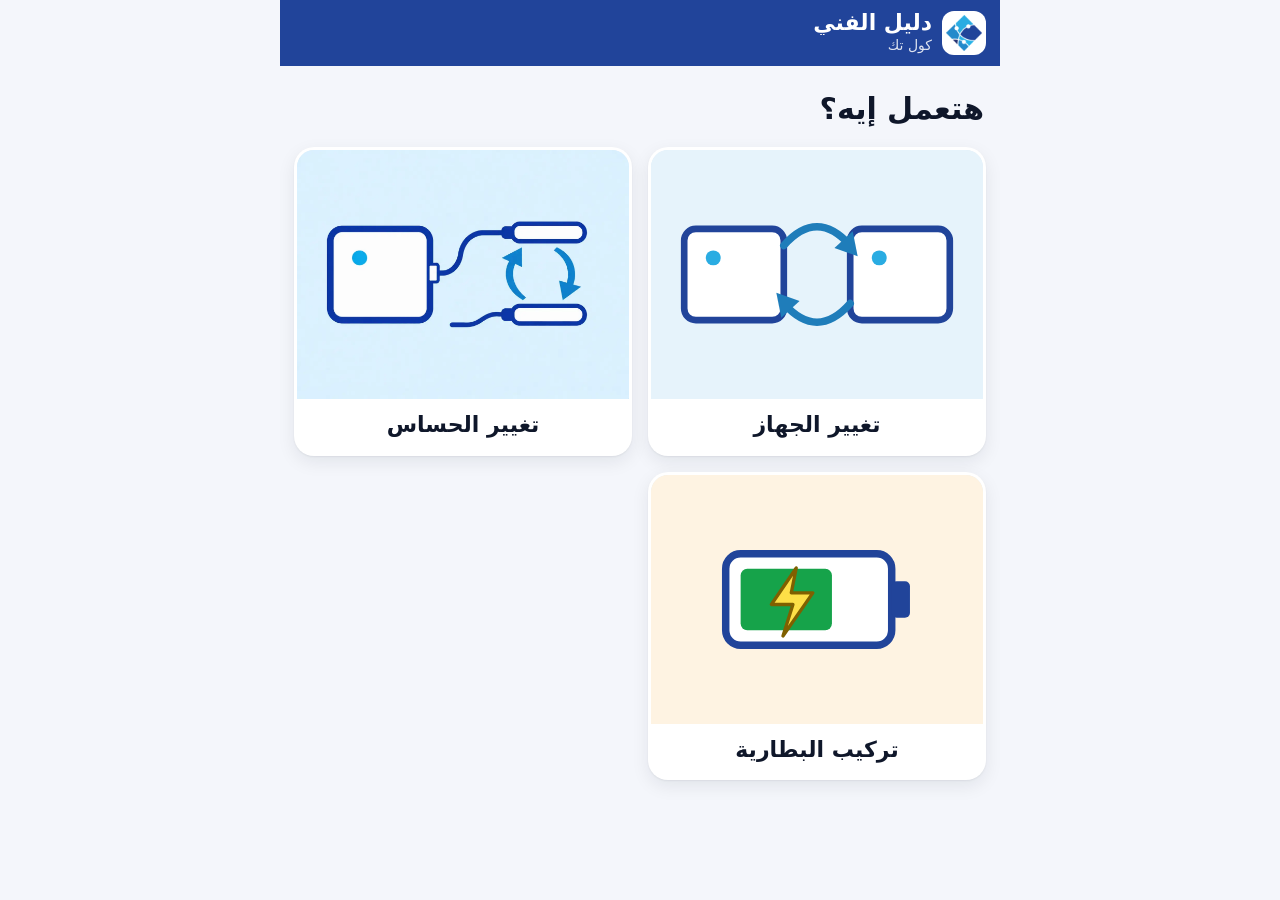
<file: index.html>
<!doctype html>
<html lang="ar" dir="rtl">
<head>
  <meta charset="utf-8">
  <meta name="viewport" content="width=device-width, initial-scale=1, viewport-fit=cover">
  <meta name="theme-color" content="#21449A">
  <meta name="description" content="دليل الفني لأجهزة كول تك: خطوة بخطوة بالصور والصوت">
  <title>دليل الفني · كول تك</title>
  <link rel="manifest" href="manifest.webmanifest">
  <link rel="icon" href="assets/icons/favicon-48.png" type="image/png">
  <link rel="apple-touch-icon" href="assets/icons/apple-touch-icon.png">
  <link rel="stylesheet" href="assets/style.css">
</head>
<body>
  <header class="top" id="top"></header>
  <div class="note-bar" id="noteBar" hidden></div>
  <main id="main" class="main">
    <div class="loading"><img src="assets/icons/mark-96.png" alt=""><div class="spinner"></div></div>
  </main>
  <nav class="step-nav" id="stepNav" hidden></nav>
  <div class="zoom" id="zoom" hidden></div>
  <script src="assets/app.js"></script>
</body>
</html>
</file>
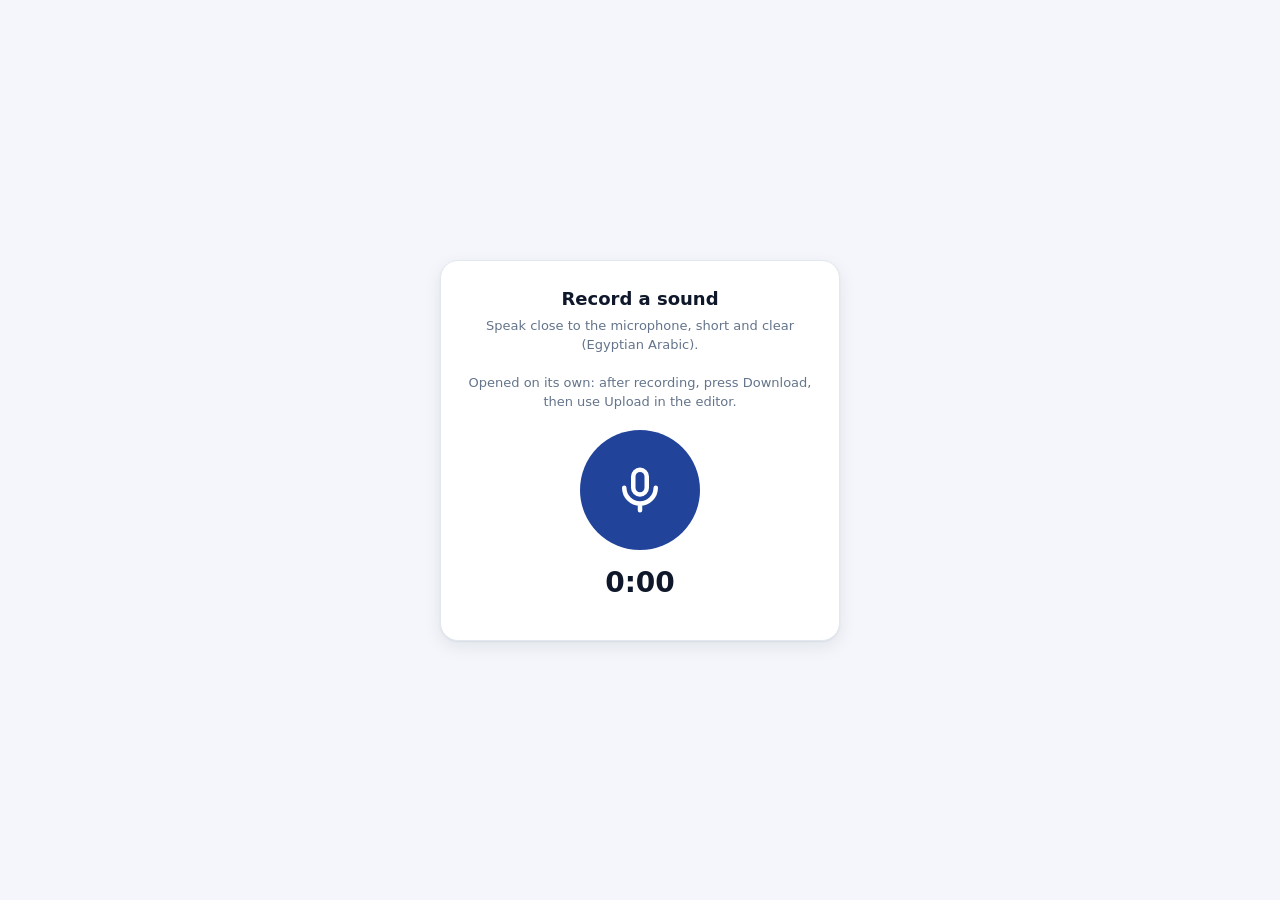
<file: tools/recorder.html>
<!doctype html>
<html lang="en">
<head>
  <meta charset="utf-8">
  <meta name="viewport" content="width=device-width, initial-scale=1">
  <meta name="robots" content="noindex">
  <title>Record a sound · Field Guide</title>
  <style>
    :root { --brand: #21449A; --red: #B91C1C; --green: #15803D; --ink: #0F172A; --muted: #64748B; --line: #E2E8F0; --bg: #F4F6FB; }
    * { box-sizing: border-box; }
    body { margin: 0; min-height: 100vh; display: grid; place-items: center; background: var(--bg); color: var(--ink);
      font: 15px/1.5 system-ui, "Segoe UI", Roboto, Arial, sans-serif; }
    .box { width: min(400px, calc(100vw - 32px)); background: #fff; border: 1px solid var(--line); border-radius: 18px; padding: 24px; text-align: center;
      box-shadow: 0 1px 2px rgba(15, 23, 42, .06), 0 6px 18px rgba(15, 23, 42, .08); }
    h1 { font-size: 18px; margin: 0 0 4px; }
    p { margin: 0 0 18px; color: var(--muted); font-size: 13px; }
    .big { width: 120px; height: 120px; border-radius: 50%; border: 0; background: var(--brand); color: #fff; cursor: pointer;
      display: grid; place-items: center; margin: 0 auto 12px; }
    .big svg { width: 54px; height: 54px; }
    .big.on { background: var(--red); animation: pulse 1.2s infinite; }
    @keyframes pulse { 50% { box-shadow: 0 0 0 14px rgba(185, 28, 28, 0); } 0%, 100% { box-shadow: 0 0 0 0 rgba(185, 28, 28, .45); } }
    .time { font-size: 28px; font-weight: 800; font-variant-numeric: tabular-nums; margin-bottom: 12px; }
    audio { width: 100%; margin: 6px 0 14px; }
    .row { display: flex; gap: 8px; }
    .btn { flex: 1; height: 44px; border-radius: 10px; border: 1px solid var(--line); background: #fff; font: inherit; font-weight: 700; cursor: pointer; }
    .btn.primary { background: var(--green); border-color: var(--green); color: #fff; }
    .err { background: #FDECEC; color: var(--red); border-radius: 10px; padding: 10px 12px; font-size: 13px; text-align: left; }
    [hidden] { display: none !important; }
  </style>
</head>
<body>
  <div class="box">
    <h1>Record a sound</h1>
    <p>Speak close to the microphone, short and clear (Egyptian Arabic).</p>
    <p id="hint" hidden>Opened on its own: after recording, press Download, then use Upload in the editor.</p>
    <div id="err" class="err" hidden></div>
    <div id="recUi">
      <button class="big" id="recBtn" aria-label="Record"></button>
      <div class="time" id="time">0:00</div>
    </div>
    <div id="doneUi" hidden>
      <audio id="play" controls></audio>
      <div class="row"><button class="btn" id="again">Record again</button><button class="btn primary" id="use">Use this sound</button><a class="btn primary" id="save" download="recording" hidden style="display:grid;place-items:center;text-decoration:none">Download</a></div>
    </div>
  </div>
  <script>
  (function () {
    'use strict';
    // Opened by the Field Guide Editor (Google Apps Script). The finished sound goes back to the
    // editor window only, and only when it is a Google Apps Script page.
    const MIC = '<svg viewBox="0 0 24 24" fill="none" stroke="currentColor" stroke-width="2" stroke-linecap="round" stroke-linejoin="round"><rect x="9" y="3" width="6" height="11" rx="3"/><path d="M5 11a7 7 0 0 0 14 0M12 18v3"/></svg>';
    const STOP = '<svg viewBox="0 0 24 24" fill="currentColor"><rect x="6" y="6" width="12" height="12" rx="2"/></svg>';
    const MAX_SECONDS = 120;
    const $ = id => document.getElementById(id);
    const target = new URLSearchParams(location.search).get('o') || '';
    const okTarget = /^https:\/\/[a-z0-9-]+\.googleusercontent\.com$/.test(target);
    let rec = null, stream = null, chunks = [], started = 0, timer = null, blob = null;

    function fail(msg) { $('err').textContent = msg; $('err').hidden = false; }
    // Without a link back to the editor the sound can still be downloaded and uploaded there.
    const linked = !!window.opener && okTarget;
    if (!linked) { $('use').hidden = true; $('save').hidden = false; $('hint').hidden = false; }
    $('recBtn').innerHTML = MIC;

    async function start() {
      try {
        stream = await navigator.mediaDevices.getUserMedia({ audio: { echoCancellation: true, noiseSuppression: true } });
      } catch (e) {
        fail('The microphone is blocked. Click the lock icon next to the address, allow the microphone, then try again.');
        return;
      }
      const mime = ['audio/webm;codecs=opus', 'audio/ogg;codecs=opus', 'audio/mp4'].find(m => window.MediaRecorder && MediaRecorder.isTypeSupported(m));
      if (!mime) { fail('This browser cannot record. Use Chrome or Edge.'); stream.getTracks().forEach(t => t.stop()); return; }
      chunks = [];
      rec = new MediaRecorder(stream, { mimeType: mime, audioBitsPerSecond: 32000 });
      rec.ondataavailable = e => { if (e.data.size) chunks.push(e.data); };
      rec.onstop = () => {
        stream.getTracks().forEach(t => t.stop());
        clearInterval(timer);
        $('recBtn').classList.remove('on'); $('recBtn').innerHTML = MIC;
        blob = new Blob(chunks, { type: mime.split(';')[0] });
        if (blob.size < 1500) { fail('The recording is empty. Try again.'); return; }
        $('play').src = URL.createObjectURL(blob);
        $('save').href = $('play').src;
        $('save').download = 'recording.' + (blob.type.indexOf('mp4') !== -1 ? 'm4a' : blob.type.indexOf('ogg') !== -1 ? 'ogg' : 'weba');
        $('recUi').hidden = true; $('doneUi').hidden = false;
      };
      rec.start();
      started = Date.now();
      $('err').hidden = true;
      $('recBtn').classList.add('on'); $('recBtn').innerHTML = STOP;
      timer = setInterval(() => {
        const s = Math.floor((Date.now() - started) / 1000);
        $('time').textContent = Math.floor(s / 60) + ':' + String(s % 60).padStart(2, '0');
        if (s >= MAX_SECONDS) rec.stop();
      }, 250);
    }

    let starting = false;   // a second tap while the microphone permission is asked would open two streams
    $('recBtn').onclick = async () => {
      if (rec && rec.state === 'recording') { rec.stop(); return; }
      if (starting) return;
      starting = true;
      try { await start(); } finally { starting = false; }
    };
    $('again').onclick = () => { blob = null; $('doneUi').hidden = true; $('recUi').hidden = false; $('time').textContent = '0:00'; start(); };
    $('use').onclick = () => {
      if (!blob) return;
      if (!window.opener || window.opener.closed || !okTarget) { fail('The editor window was closed. Open the recorder again from the editor.'); return; }
      window.opener.postMessage({ type: 'cft-recording', blob: blob }, target);
      window.close();
    };
  })();
  </script>
</body>
</html>
</file>
<file: assets/style.css>
/* CoolTeck Field Guide: big touch targets, few words, right-to-left Arabic. */
:root {
  --bg: #F4F6FB;
  --card: #FFFFFF;
  --ink: #0F172A;
  --muted: #64748B;
  --line: #E2E8F0;
  --brand: #21449A;
  --brand-2: #1F7DBA;
  --brand-soft: #E6F0FA;
  --go: #15803D;
  --go-soft: #E7F6EC;
  --warn: #B91C1C;
  --warn-soft: #FDECEC;
  --amber: #92400E;
  --amber-soft: #FEF3C7;
  --radius: 20px;
  --shadow: 0 1px 2px rgba(15, 23, 42, .06), 0 6px 18px rgba(15, 23, 42, .08);
  --nav-h: 96px;
}
* { box-sizing: border-box; -webkit-tap-highlight-color: transparent; }
[hidden] { display: none !important; }
html, body { margin: 0; }
body {
  background: var(--bg); color: var(--ink);
  font: 18px/1.5 system-ui, "Noto Sans Arabic", "Segoe UI", Tahoma, Arial, sans-serif;
  min-height: 100vh; min-height: 100dvh;
}
button { font: inherit; color: inherit; cursor: pointer; border: 0; background: none; padding: 0; }
a { color: inherit; text-decoration: none; }
img, video { display: block; max-width: 100%; }
svg { display: block; }

/* ---------- header ---------- */
.top {
  position: sticky; top: 0; z-index: 20;
  display: flex; align-items: center; gap: 10px;
  padding: calc(10px + env(safe-area-inset-top)) 14px 10px;
  background: var(--brand); color: #fff;
  max-width: 720px; margin: 0 auto;
}
.top .brand { display: flex; align-items: center; gap: 10px; flex: 1; min-width: 0; }
.top .brand img { width: 44px; height: 44px; border-radius: 12px; background: #fff; padding: 4px; flex: none; }
.top .brand .t { font-size: 22px; font-weight: 800; line-height: 1.15; white-space: nowrap; overflow: hidden; text-overflow: ellipsis; }
.top .brand .s { font-size: 14px; opacity: .85; }
.round {
  width: 56px; height: 56px; border-radius: 18px; flex: none;
  display: grid; place-items: center;
  background: rgba(255, 255, 255, .16); color: #fff;
}
.round svg { width: 30px; height: 30px; }
.round:active { transform: scale(.94); }

/* ---------- small status bars ---------- */
.note-bar {
  max-width: 720px; margin: 0 auto; padding: 8px 16px;
  display: flex; align-items: center; gap: 8px; font-size: 15px; font-weight: 600;
  background: var(--amber-soft); color: var(--amber);
}
.note-bar svg { width: 20px; height: 20px; flex: none; }

/* ---------- layout ---------- */
.main { max-width: 720px; margin: 0 auto; padding: 16px 14px 32px; }
.main.has-nav { padding-bottom: calc(var(--nav-h) + 24px + env(safe-area-inset-bottom)); }
.loading { display: grid; place-items: center; gap: 18px; padding: 25vh 0; }
.loading img { width: 72px; }
.spinner { width: 36px; height: 36px; border-radius: 50%; border: 4px solid var(--line); border-top-color: var(--brand); animation: spin .8s linear infinite; }
@keyframes spin { to { transform: rotate(360deg); } }

/* ---------- question line with its speaker ---------- */
.ask { display: flex; align-items: center; gap: 12px; margin: 4px 2px 16px; }
.ask h1 { margin: 0; font-size: 30px; font-weight: 800; flex: 1; }
.speak {
  width: 64px; height: 64px; border-radius: 50%; flex: none;
  display: grid; place-items: center;
  background: var(--brand); color: #fff; box-shadow: var(--shadow);
}
.speak svg { width: 32px; height: 32px; }
.speak.playing { background: var(--go); animation: pulse 1.2s infinite; }
@keyframes pulse { 0%, 100% { box-shadow: 0 0 0 0 rgba(21, 128, 61, .45); } 50% { box-shadow: 0 0 0 12px rgba(21, 128, 61, 0); } }

/* ---------- picture cards ---------- */
.grid { display: grid; grid-template-columns: repeat(auto-fill, minmax(min(100%, 300px), 1fr)); gap: 16px; }
.card {
  display: flex; flex-direction: column; text-align: center;
  background: var(--card); border-radius: var(--radius); overflow: hidden;
  box-shadow: var(--shadow); border: 3px solid transparent;
}
.card { position: relative; }
.card-link { display: flex; flex-direction: column; flex: 1; }
.card:has(.card-link:active) { transform: scale(.97); border-color: var(--brand-2); }
.card-speak { position: absolute; top: 10px; inset-inline-start: 10px; width: 58px; height: 58px; z-index: 2; }
.card-speak svg { width: 30px; height: 30px; }
.card .pic { aspect-ratio: 4 / 3; background: var(--brand-soft); }
.card .pic { position: relative; }
.card .pic:not(.ok)::after { content: ""; position: absolute; inset: 0; margin: auto; width: 34px; height: 34px; border-radius: 50%; border: 4px solid rgba(33, 68, 154, .15); border-top-color: var(--brand); animation: spin .8s linear infinite; }
.card .pic img { width: 100%; height: 100%; object-fit: cover; opacity: 0; transition: opacity .25s; }
.card .pic.ok img { opacity: 1; }
.card .label { padding: 12px 8px 14px; font-size: 22px; font-weight: 800; line-height: 1.25; }
.card .label small { display: block; font-size: 15px; font-weight: 600; color: var(--muted); }

/* ---------- step page ---------- */
.step-head { display: flex; align-items: center; gap: 12px; margin-bottom: 12px; }
.step-no {
  min-width: 64px; height: 64px; padding: 0 12px; border-radius: 18px;
  display: grid; place-items: center; flex: none;
  background: var(--brand); color: #fff; font-size: 30px; font-weight: 800;
}
.step-of { flex: 1; min-width: 0; }
.step-of .of { font-size: 16px; color: var(--muted); font-weight: 600; }
.dots { display: flex; flex-wrap: wrap; gap: 6px; margin-top: 6px; }
.dots i { width: 12px; height: 12px; border-radius: 50%; background: var(--line); }
.dots i.on { background: var(--brand-2); }
.dots i.now { background: var(--brand); transform: scale(1.35); }

.media {
  position: relative; border-radius: var(--radius); overflow: hidden;
  background: #fff; box-shadow: var(--shadow);
  aspect-ratio: 4 / 3; max-height: 52vh; width: 100%;
}
.media img, .media video { width: 100%; height: 100%; object-fit: contain; background: #fff; }
.media .fs-btn {
  position: absolute; inset-inline-start: 10px; bottom: 10px; z-index: 3;
  width: 56px; height: 56px; border-radius: 16px; display: grid; place-items: center;
  background: rgba(15, 23, 42, .62); color: #fff;
}
.media .fs-btn svg { width: 30px; height: 30px; }
.media .fs-btn:active { transform: scale(.94); }
.loading-media { width: 100%; height: 100%; display: grid; place-content: center; justify-items: center; gap: 12px; background: var(--brand-soft); color: var(--brand); padding: 16px; }
.loading-media .lm-bar { width: min(260px, 70vw); height: 12px; border-radius: 999px; background: rgba(33, 68, 154, .15); overflow: hidden; }
.loading-media .lm-bar span { display: block; height: 100%; background: var(--brand); border-radius: 999px; transition: width .2s; }
.loading-media .lm-txt { font-size: 20px; font-weight: 800; }
.loading-media.failed { background: var(--amber-soft); color: var(--amber); }
.loading-media.failed > svg { width: 48px; height: 48px; }
.loading-media .wide-btn { width: auto; padding: 0 22px; height: 60px; font-size: 20px; margin: 0; }
.speak.fetching { background: var(--muted); }
.speak.fetching svg { animation: pulse 1s infinite; opacity: .6; }
.media .unmute {
  position: absolute; inset: 0; margin: auto; width: 96px; height: 96px; border-radius: 50%;
  display: grid; place-items: center; background: rgba(21, 128, 61, .92); color: #fff; box-shadow: var(--shadow);
  animation: pulse 1.2s infinite;
}
.media .unmute svg { width: 48px; height: 48px; }

.say {
  display: flex; align-items: center; gap: 14px; margin-top: 14px;
  background: var(--card); border-radius: var(--radius); padding: 14px; box-shadow: var(--shadow);
  border-inline-start: 8px solid var(--brand-2);
}
.say p { margin: 0; flex: 1; font-size: 26px; font-weight: 800; line-height: 1.35; }
.say.warn { background: var(--warn-soft); border-inline-start-color: var(--warn); color: var(--warn); }
.say.warn .speak { background: var(--warn); }
.say .warn-ico { width: 40px; height: 40px; flex: none; }

.saved { display: inline-flex; align-items: center; gap: 6px; margin-top: 14px; padding: 6px 12px; border-radius: 999px; font-size: 15px; font-weight: 700; }
.saved svg { width: 18px; height: 18px; }
.saved.ok { background: var(--go-soft); color: var(--go); }
.saved.busy { background: var(--brand-soft); color: var(--brand); }
.saved.bad { background: var(--amber-soft); color: var(--amber); }

/* ---------- bottom next / back ---------- */
.step-nav {
  position: fixed; inset-inline: 0; bottom: 0; z-index: 20;
  display: flex; gap: 12px;
  max-width: 720px; margin: 0 auto;
  padding: 12px 14px calc(12px + env(safe-area-inset-bottom));
  background: linear-gradient(to top, var(--bg) 70%, rgba(244, 246, 251, 0));
}
.nav-btn {
  height: 76px; border-radius: 22px; flex: 1;
  display: flex; align-items: center; justify-content: center; gap: 10px;
  font-size: 26px; font-weight: 800; box-shadow: var(--shadow);
  background: var(--card); color: var(--brand); border: 3px solid var(--brand);
}
.nav-btn svg { width: 36px; height: 36px; flex: none; }
.nav-btn.next { flex: 1.6; background: var(--brand); color: #fff; }
.nav-btn.finish { background: var(--go); border-color: var(--go); }
.nav-btn[disabled] { opacity: .3; }
.nav-btn:active { transform: scale(.97); }

/* ---------- done page ---------- */
.done { text-align: center; padding-top: 4vh; }
.done .big-ok { width: 140px; height: 140px; margin: 0 auto 12px; border-radius: 50%; display: grid; place-items: center; background: var(--go-soft); color: var(--go); }
.done .big-ok svg { width: 84px; height: 84px; }
.done h1 { font-size: 30px; margin: 0 0 18px; }
.answers { display: grid; grid-template-columns: 1fr 1fr; gap: 14px; }
.answer { height: 140px; border-radius: var(--radius); display: grid; place-items: center; gap: 4px; font-size: 24px; font-weight: 800; box-shadow: var(--shadow); color: #fff; }
.answer svg { width: 56px; height: 56px; }
.answer.yes { background: var(--go); }
.answer.no { background: var(--warn); }
.help { margin-top: 18px; }
.wide-btn { width: 100%; height: 76px; border-radius: 22px; display: flex; align-items: center; justify-content: center; gap: 12px; font-size: 24px; font-weight: 800; box-shadow: var(--shadow); text-decoration: none; }
.wide-btn svg { width: 34px; height: 34px; }
.wide-btn.plain { background: var(--card); color: var(--brand); border: 3px solid var(--brand); margin-top: 12px; }

/* ---------- empty / problem page ---------- */
.empty { text-align: center; padding: 12vh 12px; color: var(--muted); font-size: 22px; font-weight: 700; }

/* ---------- full-screen picture ---------- */
.zoom { position: fixed; inset: 0; z-index: 50; background: #000; display: grid; place-items: center; }
.zoom img { width: 100%; height: 100%; object-fit: contain; }
.zoom .round { position: absolute; top: calc(12px + env(safe-area-inset-top)); inset-inline-end: 12px; background: rgba(255, 255, 255, .2); }

@media (prefers-reduced-motion: reduce) { * { animation: none !important; transition: none !important; } }
</file>
